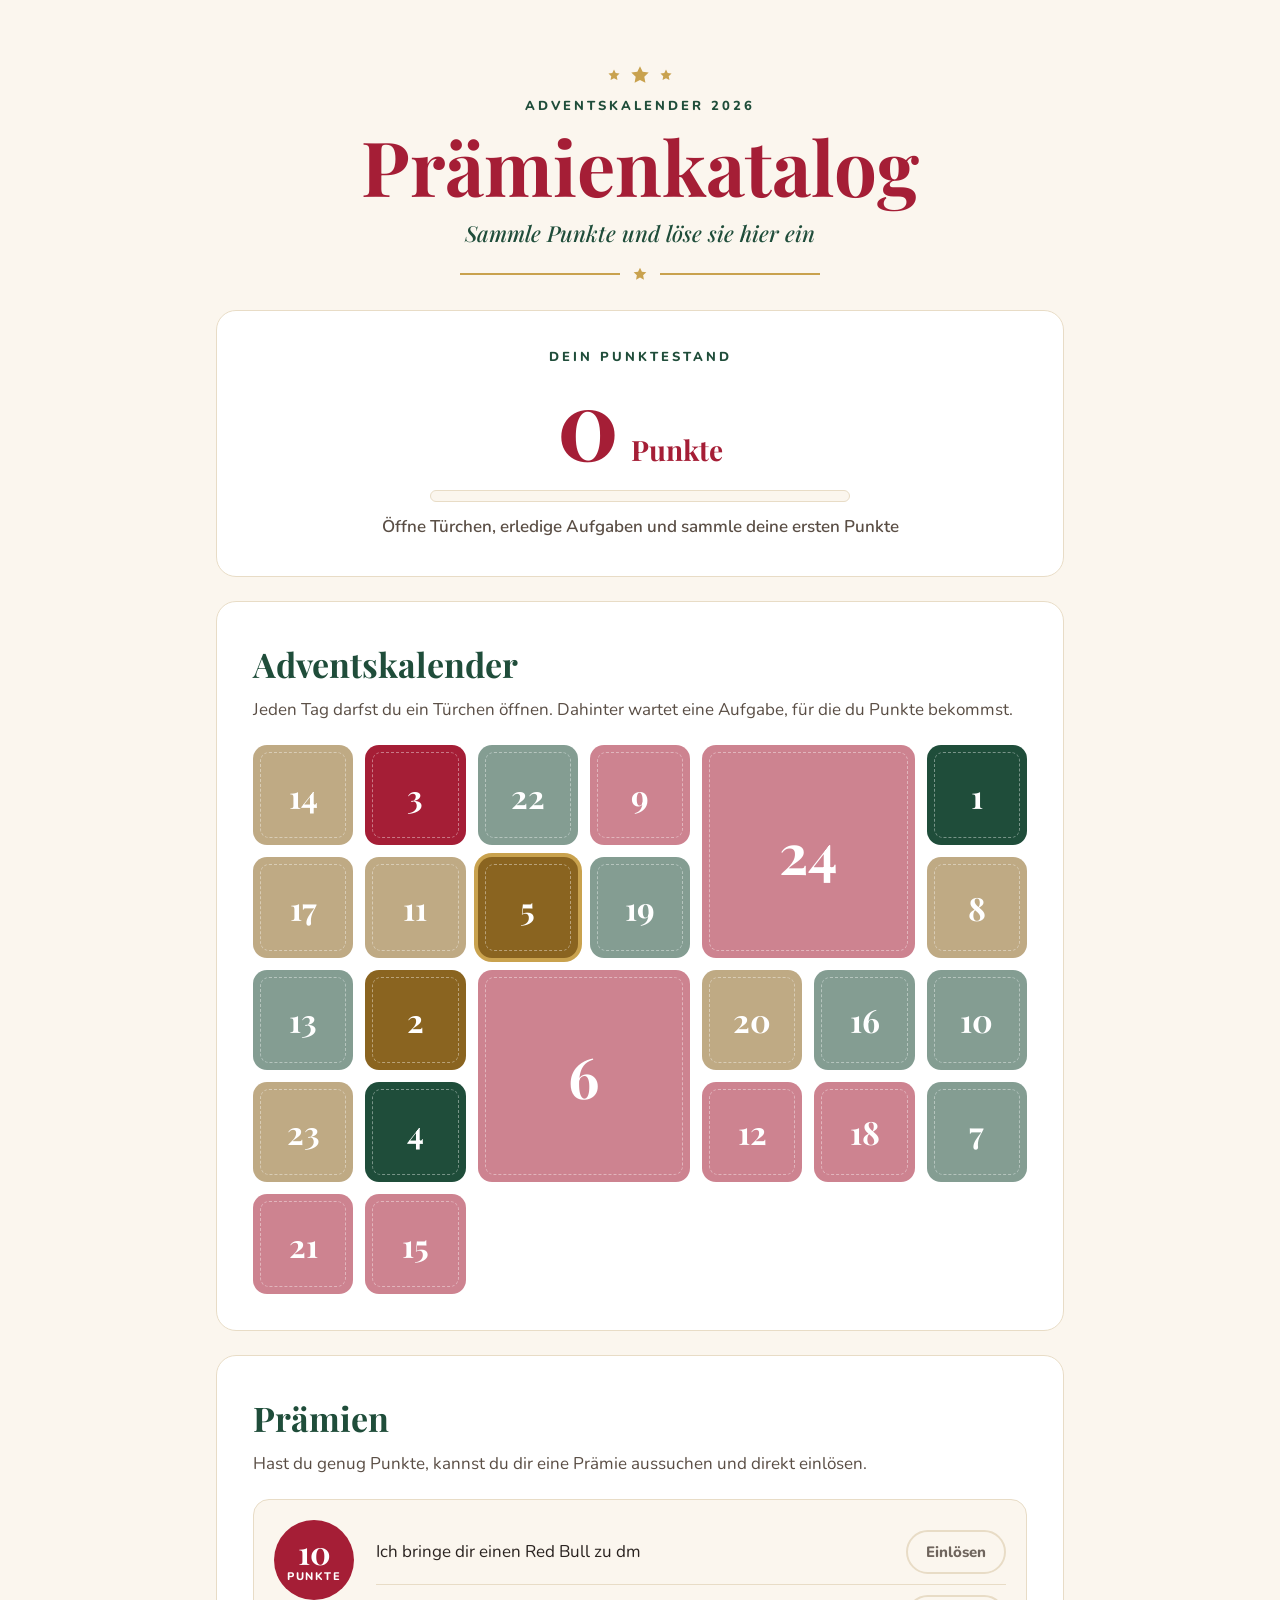
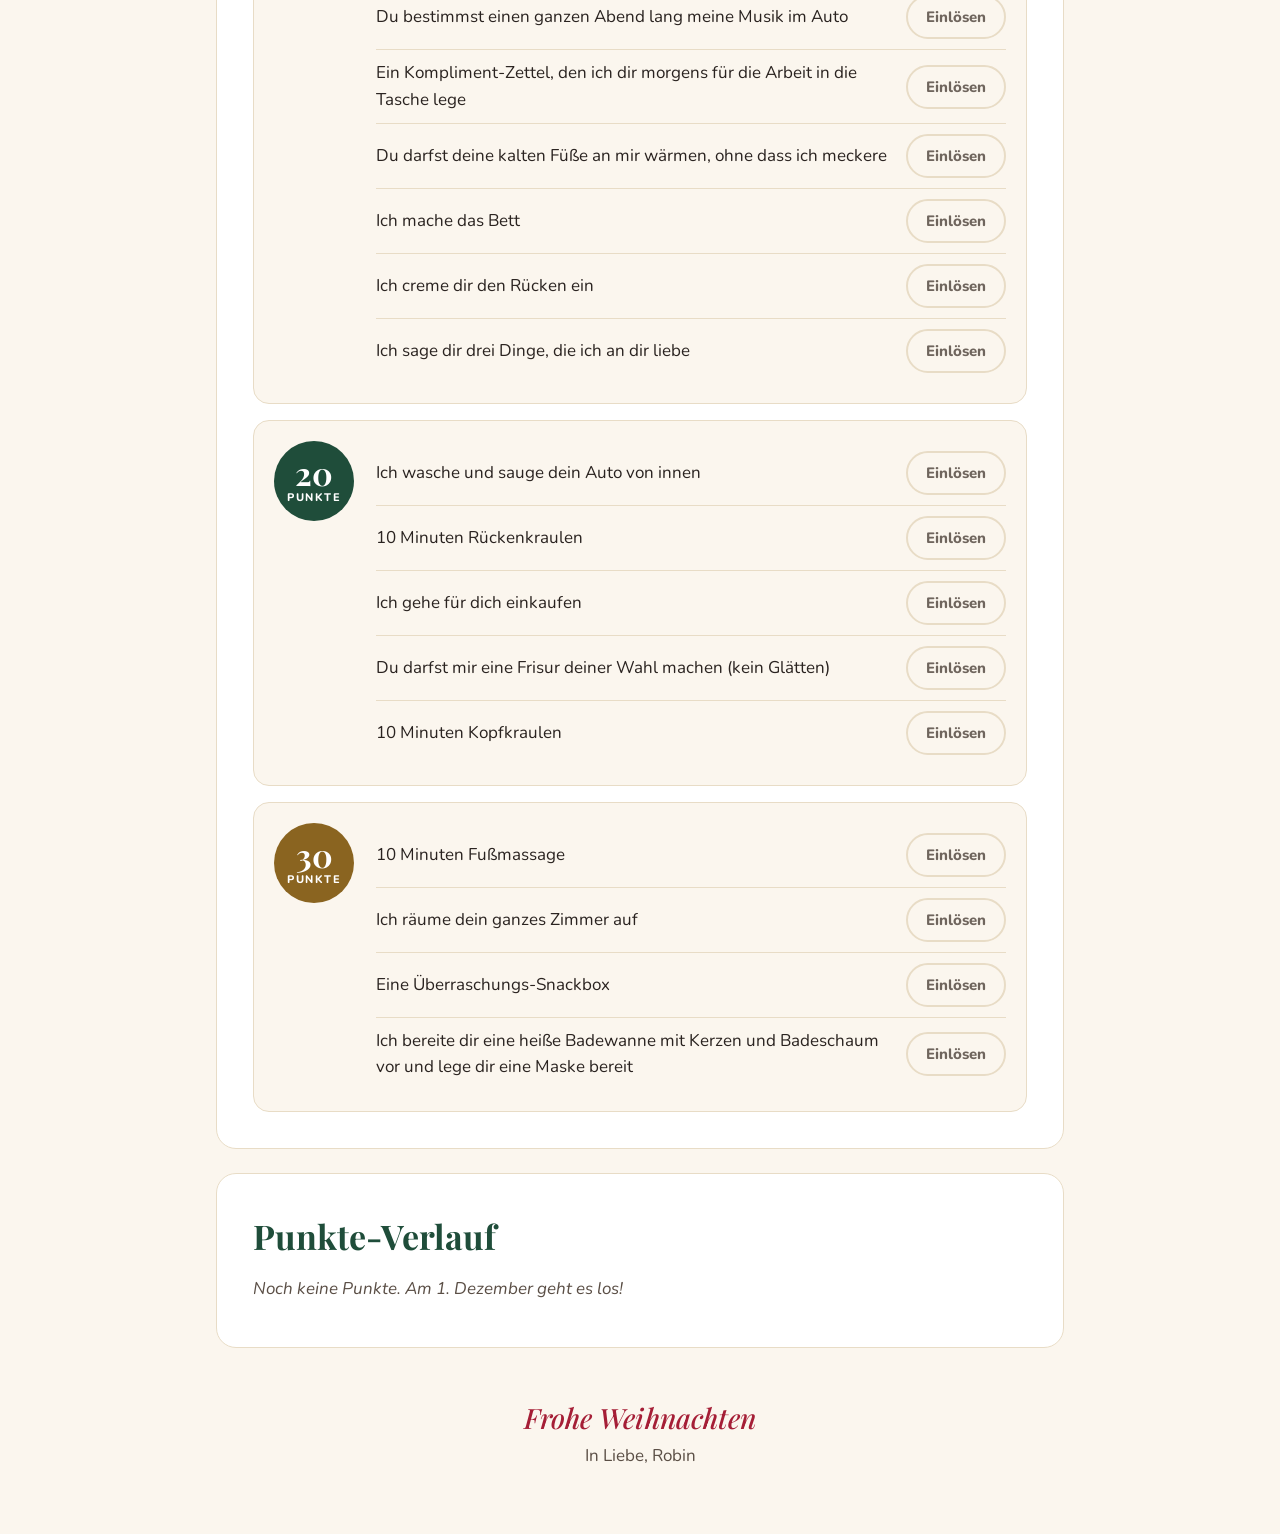
<file: index.html>
<!doctype html>
<html lang="de">
<head>
<meta charset="utf-8">
<meta name="viewport" content="width=device-width, initial-scale=1">
<meta name="robots" content="noindex, nofollow">
<title>Prämienkatalog</title>
<link rel="icon" href="data:image/svg+xml,%3Csvg xmlns='http://www.w3.org/2000/svg' viewBox='0 0 24 24'%3E%3Cpath fill='%23A51E36' d='M12 2.5l2.9 6 6.6.9-4.8 4.6 1.2 6.5L12 17.4l-5.9 3.1 1.2-6.5L2.5 9.4l6.6-.9z'/%3E%3C/svg%3E">
<link rel="preconnect" href="https://fonts.googleapis.com">
<link rel="preconnect" href="https://fonts.gstatic.com" crossorigin>
<link rel="stylesheet" href="https://fonts.googleapis.com/css2?family=Playfair+Display:ital,wght@0,600;0,700;1,500&family=Nunito:wght@400;600;700;800&display=swap">
<link rel="stylesheet" href="style.css">
</head>
<body>
<div class="schnee" aria-hidden="true"></div>

<header class="hero">
<div class="sterne" aria-hidden="true">
<svg viewBox="0 0 24 24" width="14" height="14"><path d="M12 2.5l2.9 6 6.6.9-4.8 4.6 1.2 6.5L12 17.4l-5.9 3.1 1.2-6.5L2.5 9.4l6.6-.9z"/></svg>
<svg viewBox="0 0 24 24" width="22" height="22"><path d="M12 2.5l2.9 6 6.6.9-4.8 4.6 1.2 6.5L12 17.4l-5.9 3.1 1.2-6.5L2.5 9.4l6.6-.9z"/></svg>
<svg viewBox="0 0 24 24" width="14" height="14"><path d="M12 2.5l2.9 6 6.6.9-4.8 4.6 1.2 6.5L12 17.4l-5.9 3.1 1.2-6.5L2.5 9.4l6.6-.9z"/></svg>
</div>
<p class="eyebrow" id="eyebrow">Adventskalender</p>
<h1>Prämienkatalog</h1>
<p class="untertitel">Sammle Punkte und löse sie hier ein</p>
<div class="trenner" aria-hidden="true"><span></span><svg viewBox="0 0 24 24" width="16" height="16"><path d="M12 2.5l2.9 6 6.6.9-4.8 4.6 1.2 6.5L12 17.4l-5.9 3.1 1.2-6.5L2.5 9.4l6.6-.9z"/></svg><span></span></div>
</header>

<main id="inhalt">
<section class="karte konto" aria-labelledby="konto-titel">
<h2 id="konto-titel" class="klein-titel">Dein Punktestand</h2>
<p class="punkte-zahl"><span id="punkte">0</span><span class="punkte-einheit">Punkte</span></p>
<div class="fortschritt" aria-hidden="true"><div class="fortschritt-balken" id="fortschritt"></div></div>
<p class="naechste" id="naechste"></p>
</section>

<section class="karte" aria-labelledby="kalender-titel">
<h2 id="kalender-titel">Adventskalender</h2>
<p class="hinweis">Jeden Tag darfst du ein Türchen öffnen. Dahinter wartet eine Aufgabe, für die du Punkte bekommst.</p>
<div class="tueren" id="tueren"></div>
</section>

<section class="karte" aria-labelledby="praemien-titel">
<h2 id="praemien-titel">Prämien</h2>
<p class="hinweis" id="praemien-hinweis">Hast du genug Punkte, kannst du dir eine Prämie aussuchen und direkt einlösen.</p>
<div class="stufen" id="praemien"></div>
</section>

<section class="karte" aria-labelledby="verlauf-titel">
<h2 id="verlauf-titel">Punkte-Verlauf</h2>
<ul class="verlauf" id="verlauf"></ul>
</section>
</main>

<footer class="fuss">
<p class="fuss-gruss">Frohe Weihnachten</p>
<p class="fuss-von" id="fuss-von"></p>
</footer>

<dialog id="dialog" aria-labelledby="dialog-titel">
<form method="dialog" class="dialog-inhalt"></form>
</dialog>

<noscript><p class="fehler">Bitte aktiviere JavaScript, um den Adventskalender zu sehen.</p></noscript>
<script src="app.js" defer></script>
</body>
</html>
</file>
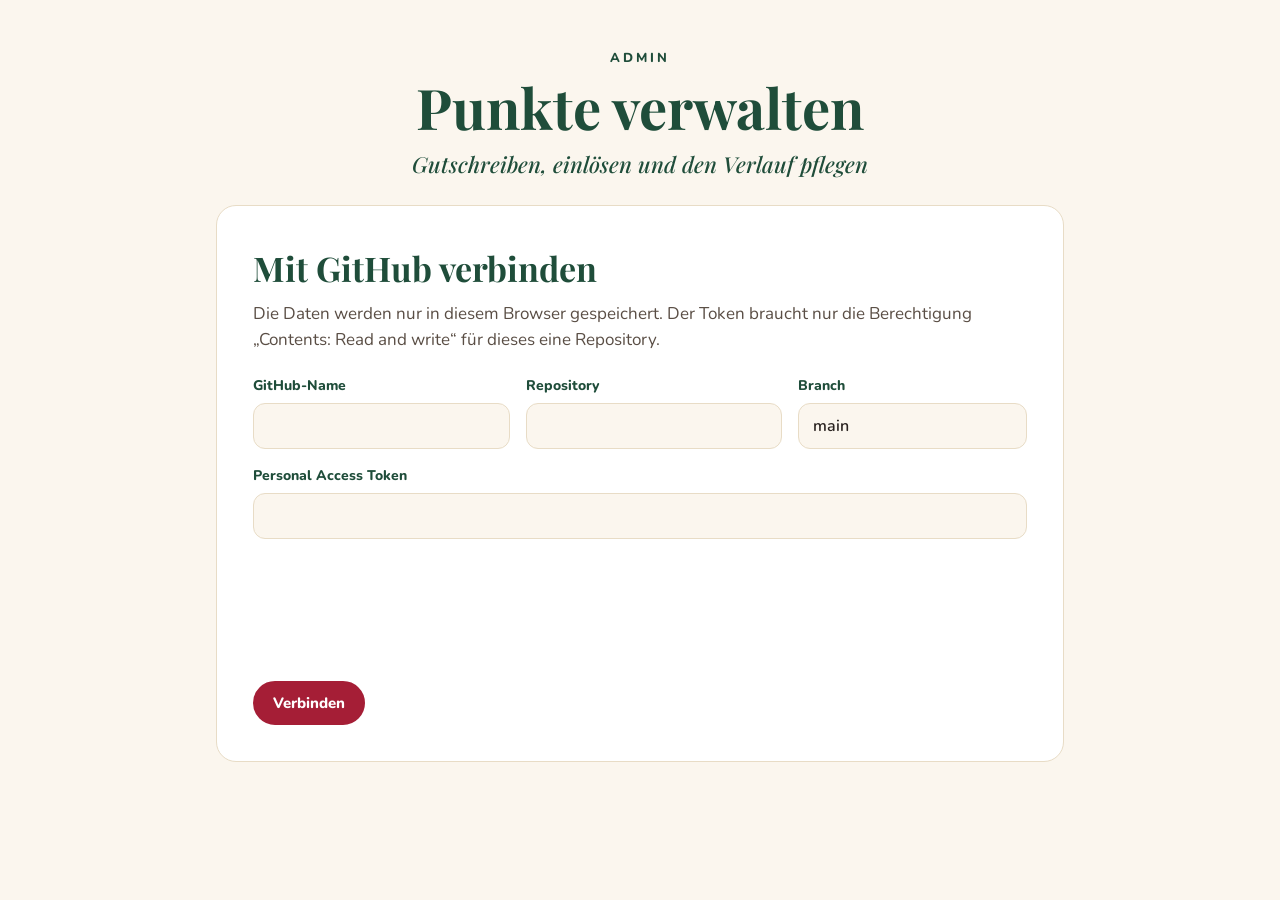
<file: admin.html>
<!doctype html>
<html lang="de">
<head>
<meta charset="utf-8">
<meta name="viewport" content="width=device-width, initial-scale=1">
<meta name="robots" content="noindex, nofollow">
<title>Admin – Prämienkatalog</title>
<link rel="icon" href="data:image/svg+xml,%3Csvg xmlns='http://www.w3.org/2000/svg' viewBox='0 0 24 24'%3E%3Cpath fill='%231F4D3A' d='M12 2.5l2.9 6 6.6.9-4.8 4.6 1.2 6.5L12 17.4l-5.9 3.1 1.2-6.5L2.5 9.4l6.6-.9z'/%3E%3C/svg%3E">
<link rel="preconnect" href="https://fonts.googleapis.com">
<link rel="preconnect" href="https://fonts.gstatic.com" crossorigin>
<link rel="stylesheet" href="https://fonts.googleapis.com/css2?family=Playfair+Display:ital,wght@0,600;0,700;1,500&family=Nunito:wght@400;600;700;800&display=swap">
<link rel="stylesheet" href="style.css">
<link rel="stylesheet" href="admin.css">
</head>
<body>
<header class="hero hero-klein">
<p class="eyebrow">Admin</p>
<h1>Punkte verwalten</h1>
<p class="untertitel">Gutschreiben, einlösen und den Verlauf pflegen</p>
</header>

<main>
<section class="karte" id="anmeldung" aria-labelledby="anmeldung-titel">
<h2 id="anmeldung-titel">Mit GitHub verbinden</h2>
<p class="hinweis">Die Daten werden nur in diesem Browser gespeichert. Der Token braucht nur die Berechtigung „Contents: Read and write“ für dieses eine Repository.</p>
<form id="anmeldung-form" class="formular">
<div class="feld-reihe">
<label class="feld">
<span>GitHub-Name</span>
<input id="owner" name="owner" required autocomplete="off" spellcheck="false">
</label>
<label class="feld">
<span>Repository</span>
<input id="repo" name="repo" required autocomplete="off" spellcheck="false">
</label>
<label class="feld feld-schmal">
<span>Branch</span>
<input id="branch" name="branch" value="main" required autocomplete="off" spellcheck="false">
</label>
</div>
<label class="feld">
<span>Personal Access Token</span>
<input id="token" name="token" type="password" required autocomplete="off" spellcheck="false">
</label>
<button type="submit" class="knopf primaer">Verbinden</button>
</form>
</section>

<div id="bereich" hidden>
<section class="karte status-leiste">
<p id="verbunden" class="verbunden"></p>
<div class="status-knoepfe">
<a class="knopf" id="seite-link" href="./" target="_blank" rel="noopener">Seite ansehen</a>
<button type="button" class="knopf" id="neu-laden">Neu laden</button>
<button type="button" class="knopf" id="abmelden">Abmelden</button>
</div>
</section>

<section class="karte konto" aria-labelledby="konto-titel">
<h2 id="konto-titel" class="klein-titel">Ihr Punktestand</h2>
<p class="punkte-zahl"><span id="punkte">0</span><span class="punkte-einheit">Punkte</span></p>
<p class="naechste" id="zusammenfassung"></p>
</section>

<section class="karte" aria-labelledby="tueren-titel">
<h2 id="tueren-titel">Türchen</h2>
<p class="hinweis">Hat sie die Aufgabe erledigt, schreibst du ihr hier die Punkte gut.</p>
<ul class="admin-liste" id="admin-tueren"></ul>
</section>

<section class="karte" aria-labelledby="praemien-titel">
<h2 id="praemien-titel">Prämien einlösen</h2>
<p class="hinweis">Wenn du eine Prämie eingelöst hast, ziehst du ihr hier die Punkte ab.</p>
<div class="stufen" id="admin-praemien"></div>
</section>

<section class="karte" aria-labelledby="manuell-titel">
<h2 id="manuell-titel">Manueller Eintrag</h2>
<p class="hinweis">Für Bonuspunkte, Joker oder Korrekturen. Negative Zahlen ziehen Punkte ab.</p>
<form id="manuell-form" class="formular">
<div class="feld-reihe">
<label class="feld">
<span>Beschreibung</span>
<input id="manuell-text" required autocomplete="off" placeholder="z. B. Bonus für gute Laune">
</label>
<label class="feld feld-schmal">
<span>Punkte</span>
<input id="manuell-punkte" type="number" step="1" required>
</label>
</div>
<button type="submit" class="knopf primaer">Eintragen</button>
</form>
</section>

<section class="karte" aria-labelledby="verlauf-titel">
<h2 id="verlauf-titel">Verlauf</h2>
<ul class="verlauf" id="admin-verlauf"></ul>
</section>
</div>
</main>

<div class="toast" id="toast" role="status" aria-live="polite"></div>

<dialog id="dialog" aria-labelledby="dialog-titel">
<form method="dialog" class="dialog-inhalt"></form>
</dialog>

<script src="admin.js" defer></script>
</body>
</html>
</file>
<file: style.css>
:root {
  --creme: #FBF6EE;
  --papier: #FFFFFF;
  --rot: #A51E36;
  --rot-dunkel: #7E1528;
  --gruen: #1F4D3A;
  --gruen-dunkel: #153728;
  --gold: #C9A24E;
  --gold-dunkel: #8A6420;
  --text: #2A2320;
  --text-leise: #5A4E45;
  --linie: #E8DCC6;
  --gesperrt: #6F655D;
  --serif: 'Playfair Display', Georgia, serif;
  --sans: 'Nunito', system-ui, sans-serif;
}

* { box-sizing: border-box; }

html { scroll-behavior: smooth; }

body {
  margin: 0;
  background: var(--creme);
  color: var(--text);
  font-family: var(--sans);
  font-size: 17px;
  line-height: 1.55;
  -webkit-font-smoothing: antialiased;
}

.schnee {
  position: fixed;
  inset: 0;
  pointer-events: none;
  overflow: hidden;
  z-index: 0;
}

.flocke {
  position: absolute;
  top: -12px;
  left: var(--l);
  width: var(--g);
  height: var(--g);
  border-radius: 50%;
  background: rgba(201, 162, 78, 0.35);
  animation: fallen var(--d) linear var(--v) infinite;
}

@keyframes fallen {
  to { transform: translate(var(--x), 105vh); }
}

.hero, main, .fuss { position: relative; z-index: 1; }

.hero {
  text-align: center;
  padding: 64px 20px 28px;
  display: flex;
  flex-direction: column;
  align-items: center;
  gap: 10px;
}

.sterne { display: flex; align-items: center; gap: 8px; }
.sterne svg, .trenner svg { fill: var(--gold); }

.eyebrow {
  margin: 0;
  font-size: 13px;
  font-weight: 800;
  letter-spacing: 3px;
  text-transform: uppercase;
  color: var(--gruen);
}

h1 {
  margin: 0;
  font-family: var(--serif);
  font-weight: 700;
  font-size: clamp(44px, 9vw, 76px);
  line-height: 1.05;
  color: var(--rot);
  text-wrap: balance;
}

.untertitel {
  margin: 0;
  font-family: var(--serif);
  font-style: italic;
  font-weight: 500;
  font-size: clamp(18px, 3.5vw, 22px);
  color: var(--gruen);
}

.trenner {
  display: flex;
  align-items: center;
  gap: 12px;
  width: min(360px, 80%);
  margin-top: 6px;
}

.trenner span { flex: 1; height: 1.5px; background: var(--gold); }

main {
  max-width: 880px;
  margin: 0 auto;
  padding: 0 16px;
  display: flex;
  flex-direction: column;
  gap: 24px;
}

.karte {
  background: var(--papier);
  border: 1.5px solid var(--linie);
  border-radius: 20px;
  padding: clamp(20px, 4vw, 36px);
}

h2 {
  margin: 0 0 6px;
  font-family: var(--serif);
  font-weight: 700;
  font-size: clamp(26px, 5vw, 34px);
  color: var(--gruen);
}

.klein-titel {
  font-family: var(--sans);
  font-size: 13px;
  font-weight: 800;
  letter-spacing: 3px;
  text-transform: uppercase;
  color: var(--gruen);
}

.hinweis { margin: 0 0 22px; color: var(--text-leise); }

.konto { text-align: center; }

.punkte-zahl {
  margin: 4px 0 18px;
  font-family: var(--serif);
  font-weight: 700;
  color: var(--rot);
  display: flex;
  justify-content: center;
  align-items: baseline;
  gap: 12px;
}

#punkte { font-size: clamp(64px, 14vw, 96px); line-height: 1; }
.punkte-einheit { font-size: clamp(22px, 4vw, 28px); }

.fortschritt {
  height: 12px;
  max-width: 420px;
  margin: 0 auto 12px;
  background: var(--creme);
  border: 1.5px solid var(--linie);
  border-radius: 999px;
  overflow: hidden;
}

.fortschritt-balken {
  height: 100%;
  width: 0;
  background: linear-gradient(90deg, var(--gruen), var(--rot));
  border-radius: 999px;
  transition: width 0.8s ease;
}

.naechste { margin: 0; color: var(--text-leise); font-weight: 600; }

.tueren {
  display: grid;
  grid-template-columns: repeat(auto-fill, minmax(88px, 1fr));
  grid-auto-flow: dense;
  gap: 12px;
}

.tuer {
  position: relative;
  aspect-ratio: 1;
  border: none;
  border-radius: 14px;
  color: #FFFFFF;
  font-family: var(--serif);
  font-weight: 700;
  font-size: 32px;
  cursor: pointer;
  display: flex;
  flex-direction: column;
  align-items: center;
  justify-content: center;
  gap: 2px;
  transition: transform 0.2s ease, box-shadow 0.2s ease;
}

.tuer::after {
  content: '';
  position: absolute;
  inset: 7px;
  border: 1.5px dashed rgba(255, 255, 255, 0.4);
  border-radius: 9px;
  pointer-events: none;
}

.tuer.gross { grid-column: span 2; grid-row: span 2; font-size: 56px; }

.farbe-0 { background: var(--rot); }
.farbe-1 { background: var(--gruen); }
.farbe-2 { background: var(--gold-dunkel); }

.tuer:hover { transform: translateY(-3px); box-shadow: 0 8px 18px rgba(42, 35, 32, 0.18); }

.tuer:focus-visible, button:focus-visible {
  outline: 3px solid var(--gold);
  outline-offset: 3px;
}

.tuer.gesperrt { opacity: 0.55; cursor: help; }
.tuer.gesperrt:hover { transform: none; box-shadow: none; }

.tuer.offen {
  background: var(--creme);
  color: var(--gruen);
  border: 1.5px solid var(--linie);
}

.tuer.offen::after { border-color: var(--linie); }

.tuer-punkte {
  font-family: var(--sans);
  font-size: 12px;
  font-weight: 800;
  letter-spacing: 0.5px;
  color: var(--rot);
}

.tuer.gross .tuer-punkte { font-size: 15px; }

.tuer.heute { box-shadow: 0 0 0 4px var(--gold); animation: puls 2s ease-in-out infinite; }

@keyframes puls {
  50% { box-shadow: 0 0 0 8px rgba(201, 162, 78, 0.45); }
}

.stufen { display: flex; flex-direction: column; gap: 16px; }

.stufe {
  display: flex;
  gap: 22px;
  align-items: flex-start;
  padding: 20px;
  border: 1.5px solid var(--linie);
  border-radius: 16px;
  background: var(--creme);
}

.abzeichen {
  width: 80px;
  height: 80px;
  flex-shrink: 0;
  border-radius: 50%;
  color: #FFFFFF;
  display: flex;
  flex-direction: column;
  align-items: center;
  justify-content: center;
}

.abzeichen-zahl { font-family: var(--serif); font-weight: 700; font-size: 32px; line-height: 1; }
.abzeichen-text { font-size: 11px; font-weight: 800; letter-spacing: 1.5px; text-transform: uppercase; }

.praemien-liste {
  list-style: none;
  margin: 0;
  padding: 0;
  flex: 1;
  min-width: 0;
}

.praemie {
  display: flex;
  justify-content: space-between;
  align-items: center;
  gap: 14px;
  padding: 10px 0;
  border-bottom: 1px solid var(--linie);
}

.praemie:last-child { border-bottom: none; }

.knopf {
  min-height: 44px;
  padding: 0 18px;
  border-radius: 999px;
  border: 2px solid var(--gruen);
  background: transparent;
  color: var(--gruen);
  font-family: var(--sans);
  font-size: 15px;
  font-weight: 800;
  cursor: pointer;
  white-space: nowrap;
  flex-shrink: 0;
  transition: background 0.2s ease, color 0.2s ease;
}

.knopf:hover:not(:disabled) { background: var(--gruen); color: #FFFFFF; }

.knopf:disabled {
  border-color: var(--linie);
  color: var(--gesperrt);
  cursor: not-allowed;
}

.knopf.primaer { background: var(--rot); border-color: var(--rot); color: #FFFFFF; }
.knopf.primaer:hover { background: var(--rot-dunkel); border-color: var(--rot-dunkel); }

.vorhang {
  display: flex;
  flex-direction: column;
  align-items: center;
  gap: 8px;
  padding: 36px 24px;
  border: 1.5px dashed var(--gold);
  border-radius: 16px;
  background: var(--creme);
  text-align: center;
  color: var(--rot);
}

.vorhang-titel {
  margin: 4px 0 0;
  font-family: var(--serif);
  font-weight: 700;
  font-size: 24px;
  color: var(--rot);
}

.vorhang-text { margin: 0; max-width: 420px; color: var(--text-leise); }

.verlauf { list-style: none; margin: 0; padding: 0; }

.eintrag {
  display: flex;
  align-items: center;
  gap: 16px;
  padding: 12px 0;
  border-bottom: 1px solid var(--linie);
}

.eintrag:last-child { border-bottom: none; }

.eintrag-datum { width: 70px; flex-shrink: 0; color: var(--text-leise); font-size: 14px; font-weight: 700; }
.eintrag-text { flex: 1; min-width: 0; }
.eintrag-punkte { font-weight: 800; white-space: nowrap; }
.eintrag-punkte.plus { color: var(--gruen); }
.eintrag-punkte.minus { color: var(--rot); }

.leer { color: var(--text-leise); font-style: italic; padding: 8px 0; }

.fuss {
  text-align: center;
  padding: 48px 20px 64px;
}

.fuss-gruss {
  margin: 0;
  font-family: var(--serif);
  font-style: italic;
  font-weight: 500;
  font-size: 28px;
  color: var(--rot);
}

.fuss-von { margin: 4px 0 0; color: var(--text-leise); }

dialog {
  border: none;
  border-radius: 20px;
  padding: 0;
  width: min(440px, calc(100% - 32px));
  background: var(--papier);
  color: var(--text);
  box-shadow: 0 24px 60px rgba(42, 35, 32, 0.3);
}

dialog::backdrop { background: rgba(42, 35, 32, 0.55); }

.dialog-inhalt {
  padding: 32px 28px 28px;
  text-align: center;
  display: flex;
  flex-direction: column;
  align-items: center;
  gap: 12px;
}

.dialog-badge {
  padding: 6px 16px;
  border-radius: 999px;
  background: var(--gold-dunkel);
  color: #FFFFFF;
  font-weight: 800;
  font-size: 14px;
}

.dialog-inhalt h3 {
  margin: 0;
  font-family: var(--serif);
  font-size: 28px;
  color: var(--rot);
}

.dialog-text { margin: 0; font-size: 19px; font-weight: 600; }
.dialog-hinweis { margin: 0; color: var(--text-leise); font-size: 15px; }

.dialog-knoepfe {
  display: flex;
  flex-wrap: wrap;
  justify-content: center;
  gap: 10px;
  margin-top: 10px;
}

.fehler {
  max-width: 600px;
  margin: 24px auto;
  padding: 20px;
  border-radius: 16px;
  background: var(--papier);
  border: 1.5px solid var(--rot);
  color: var(--rot-dunkel);
  text-align: center;
  position: relative;
  z-index: 1;
}

@media (max-width: 560px) {
  body { font-size: 16px; }
  .stufe { flex-direction: column; align-items: center; gap: 14px; padding: 18px 16px; }
  .praemien-liste { width: 100%; }
  .praemie { flex-wrap: wrap; }
  .tueren { grid-template-columns: repeat(4, minmax(0, 1fr)); gap: 8px; }
  .tuer { font-size: 24px; }
  .tuer.gross { font-size: 44px; }
  .tuer-punkte { font-size: 10px; }
}

@media (prefers-reduced-motion: reduce) {
  html { scroll-behavior: auto; }
  .flocke, .tuer.heute { animation: none; }
  .tuer, .fortschritt-balken { transition: none; }
}
</file>
<file: admin.css>
.hero-klein { padding: 48px 20px 24px; }
.hero-klein h1 { font-size: clamp(38px, 7vw, 56px); color: var(--gruen); }

main { padding-bottom: 80px; }

.formular { display: flex; flex-direction: column; gap: 16px; align-items: flex-start; }

.feld-reihe { display: flex; flex-wrap: wrap; gap: 16px; width: 100%; }

.feld {
  display: flex;
  flex-direction: column;
  gap: 6px;
  flex: 1 1 200px;
  width: 100%;
  font-size: 14px;
  font-weight: 800;
  color: var(--gruen);
}

.feld-schmal { flex: 0 1 140px; }

.feld input {
  min-height: 46px;
  padding: 0 14px;
  border: 1.5px solid var(--linie);
  border-radius: 12px;
  background: var(--creme);
  color: var(--text);
  font-family: var(--sans);
  font-size: 16px;
  font-weight: 600;
}

.feld input:focus-visible { outline: 3px solid var(--gold); outline-offset: 1px; border-color: var(--gold); }

a.knopf { display: inline-flex; align-items: center; text-decoration: none; }

.status-leiste {
  display: flex;
  flex-wrap: wrap;
  align-items: center;
  justify-content: space-between;
  gap: 14px;
  padding: 18px 24px;
}

.verbunden { margin: 0; font-weight: 700; color: var(--gruen); }
.status-knoepfe { display: flex; flex-wrap: wrap; gap: 8px; }

.admin-liste { list-style: none; margin: 0; padding: 0; }

.admin-eintrag {
  display: flex;
  align-items: center;
  gap: 14px;
  padding: 12px 0;
  border-bottom: 1px solid var(--linie);
}

.admin-eintrag:last-child { border-bottom: none; }

.nummer {
  width: 40px;
  height: 40px;
  flex-shrink: 0;
  border-radius: 10px;
  color: #FFFFFF;
  font-family: var(--serif);
  font-weight: 700;
  font-size: 18px;
  display: flex;
  align-items: center;
  justify-content: center;
}

.nummer.erledigt { background: var(--creme); color: var(--gruen); border: 1.5px solid var(--linie); }

.admin-text { flex: 1; min-width: 0; display: flex; flex-direction: column; gap: 2px; }
.admin-meta { font-size: 14px; font-weight: 700; color: var(--text-leise); }
.admin-meta.ok { color: var(--gruen); display: inline-flex; align-items: center; gap: 6px; }

.knopf.loeschen { min-height: 40px; padding: 0 14px; border-color: var(--linie); color: var(--rot); }
.knopf.loeschen:hover:not(:disabled) { background: var(--rot); border-color: var(--rot); color: #FFFFFF; }

.toast {
  position: fixed;
  left: 50%;
  bottom: 24px;
  transform: translate(-50%, 16px);
  opacity: 0;
  visibility: hidden;
  max-width: calc(100% - 32px);
  padding: 14px 22px;
  border-radius: 14px;
  background: var(--gruen);
  color: #FFFFFF;
  font-weight: 700;
  box-shadow: 0 12px 30px rgba(42, 35, 32, 0.25);
  transition: transform 0.3s ease, opacity 0.3s ease, visibility 0.3s;
  z-index: 10;
}

.toast.sichtbar { transform: translate(-50%, 0); opacity: 1; visibility: visible; }
.toast.fehler-toast { background: var(--rot); }

body.speichert .knopf:not(a) { opacity: 0.6; pointer-events: none; }

@media (max-width: 560px) {
  .admin-eintrag { flex-wrap: wrap; }
  .admin-eintrag .admin-text { flex: 1 1 calc(100% - 54px); }
  .admin-eintrag .knopf { margin-left: 54px; }
  .praemie .admin-text { flex: 1 1 100%; }
  .eintrag { flex-wrap: wrap; gap: 6px 12px; }
  .eintrag-text { flex: 1 1 calc(100% - 86px); }
  .eintrag-punkte { margin-left: 86px; }
  .eintrag .knopf { margin-left: auto; }
  .status-knoepfe { width: 100%; }
  .feld-schmal { flex: 1 1 120px; }
}

@media (prefers-reduced-motion: reduce) {
  .toast { transition: none; }
}
</file>
